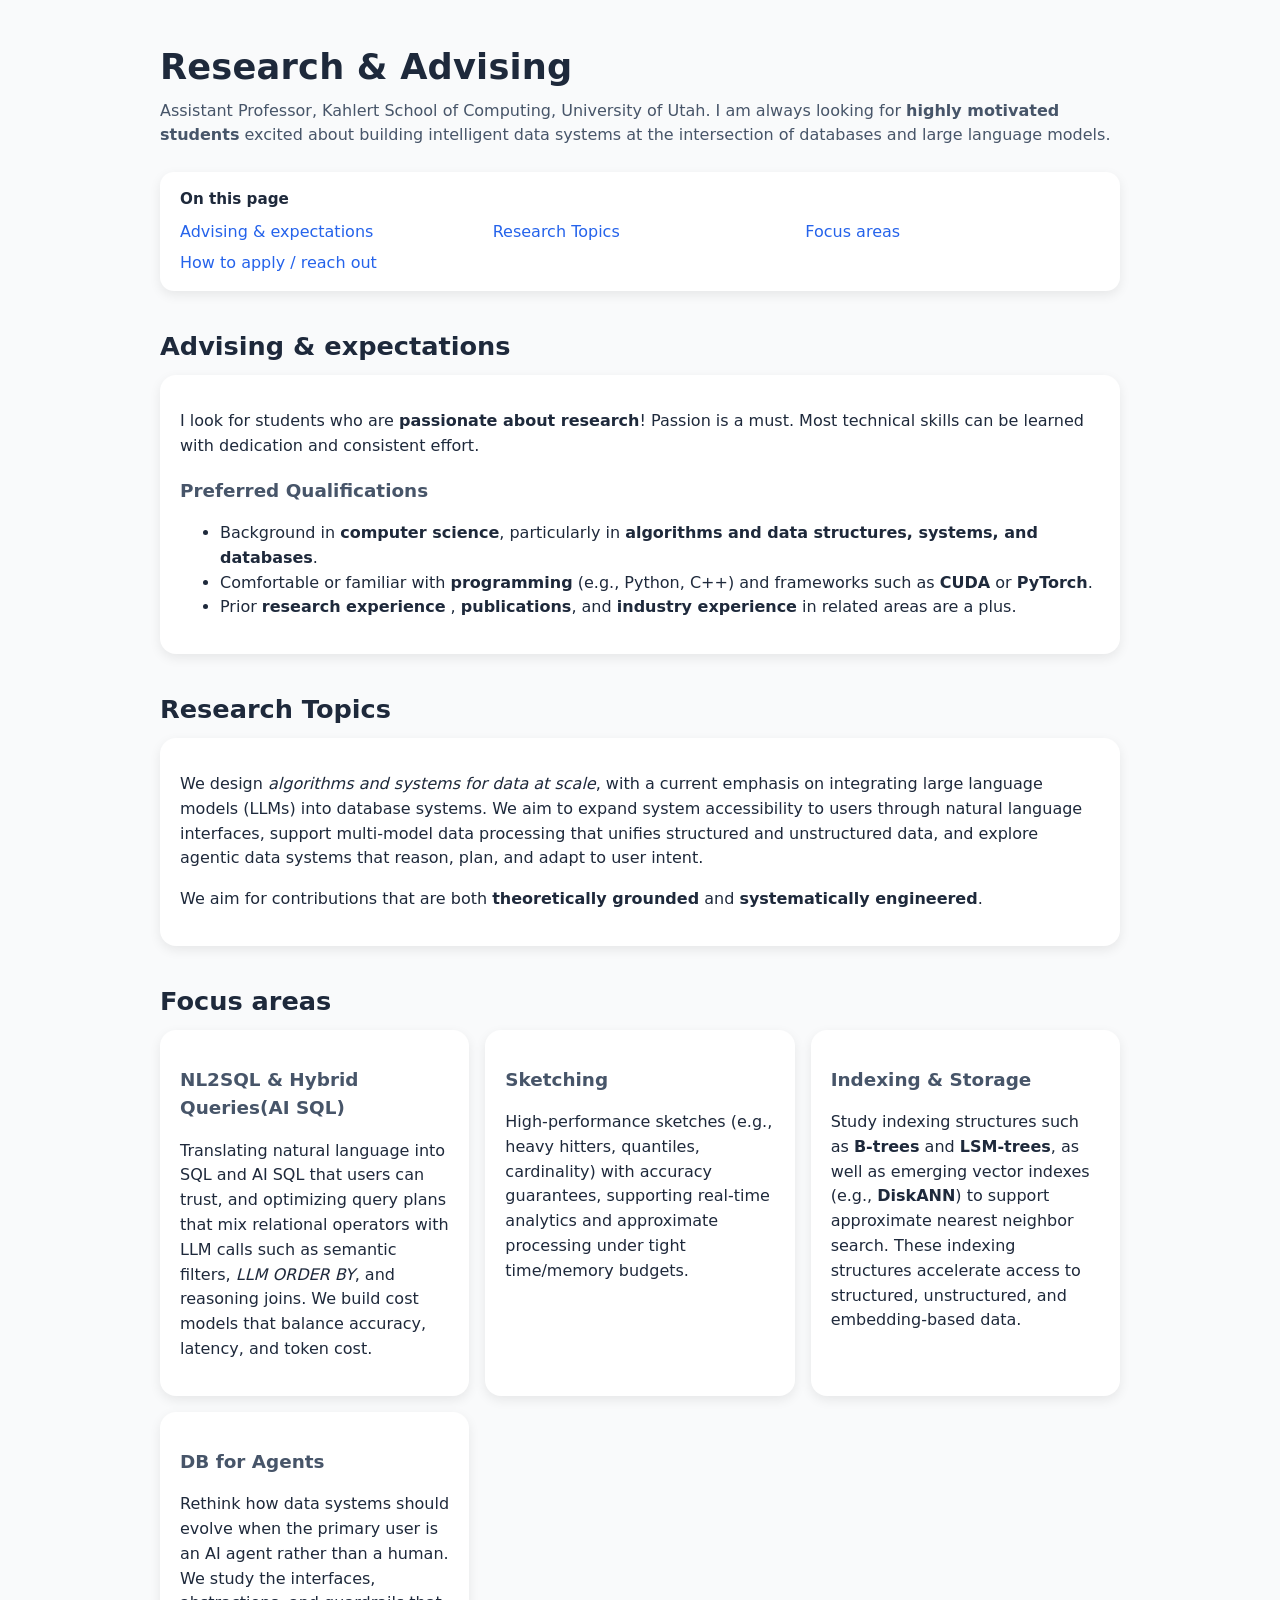
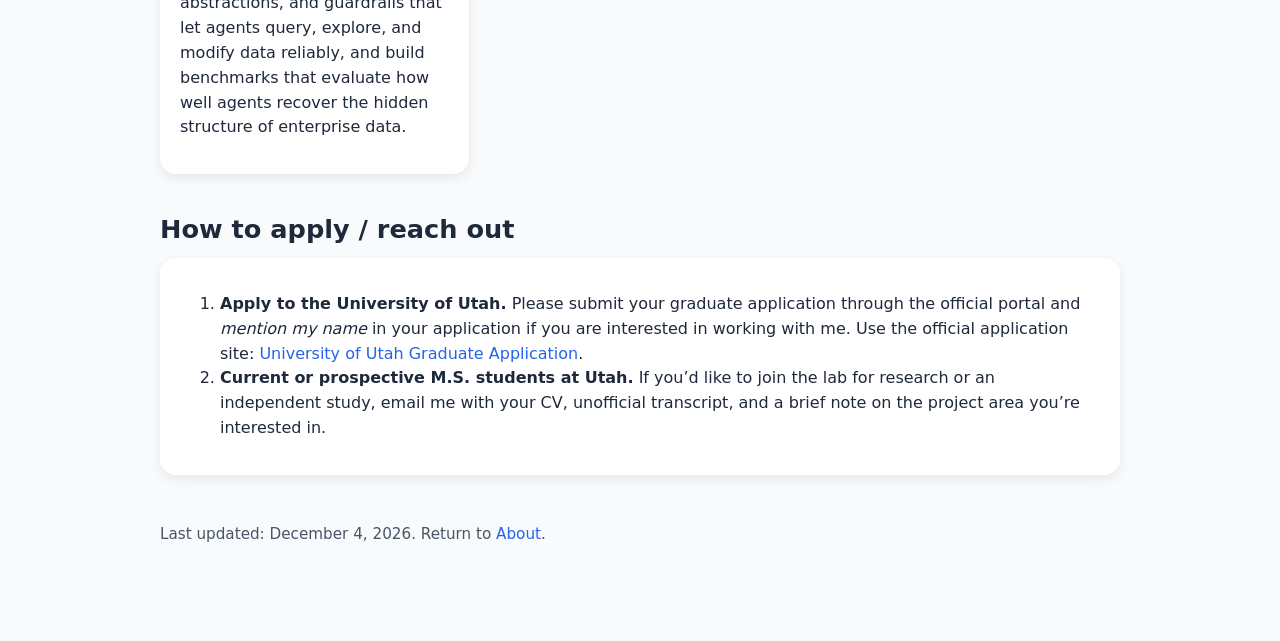
<file: research.html>
<!DOCTYPE html>
<html lang="en">
<head>
  <meta charset="utf-8" />
  <meta name="viewport" content="width=device-width, initial-scale=1" />
  <title>Research & Advising — Fuheng Zhao</title>
  <meta name="description" content="Research interests, open problems, and advising information for prospective students in data systems and LLMs." />
  <style>
    :root {
      --bg: #f9fafb;
      --card: #ffffff;
      --muted: #475569;
      --text: #1e293b;
      --accent: #2563eb; /* blue */
      --accent-2: #fb923c; /* orange */
    }
    html, body { margin: 0; padding: 0; font-family: system-ui, -apple-system, Segoe UI, Roboto, Helvetica, Arial, "Apple Color Emoji", "Segoe UI Emoji"; background: var(--bg); color: var(--text); line-height: 1.55; }
    a { color: var(--accent); text-decoration: none; }
    a:hover { text-decoration: underline; }
    .wrap { max-width: 960px; margin: 0 auto; padding: 40px 20px 80px; }
    header h1 { font-size: 2.2rem; margin: 0 0 0.25rem; letter-spacing: 0.2px; }
    header p { margin: 0.25rem 0 1.5rem; color: var(--muted); }
    nav.toc { background: var(--card); border-radius: 14px; padding: 16px 20px; margin: 16px 0 28px; box-shadow: 0 4px 12px rgba(0,0,0,0.08); }
    nav.toc strong { display: block; margin-bottom: 8px; font-size: 0.95rem; color: var(--text); }
    nav.toc ul { display: grid; grid-template-columns: repeat(auto-fit, minmax(220px, 1fr)); gap: 6px 18px; list-style: none; padding: 0; margin: 0; }
    section { margin: 36px 0; }
    h2 { font-size: 1.6rem; margin: 0 0 8px; }
    h3 { font-size: 1.15rem; margin: 18px 0 8px; color: var(--muted); }
    .card { background: var(--card); border-radius: 16px; padding: 18px 20px; box-shadow: 0 4px 12px rgba(0,0,0,0.08); }
    .grid { display: grid; gap: 16px; grid-template-columns: repeat(auto-fit, minmax(260px, 1fr)); }
    .pill { display: inline-block; padding: 4px 10px; border: 1px solid rgba(0,0,0,0.1); border-radius: 999px; font-size: 0.8rem; color: var(--muted); margin: 4px 6px 0 0; }
    .callout { border-left: 4px solid var(--accent-2); padding: 10px 14px; background: rgba(251,146,60,0.1); border-radius: 12px; }
    footer { margin-top: 48px; color: var(--muted); font-size: 0.95rem; }
    code { background: rgba(148,163,184,0.15); padding: 2px 6px; border-radius: 6px; }
  </style>
</head>
<body>
  <div class="wrap">
    <header>
      <h1>Research & Advising</h1>
      <p>Assistant Professor, Kahlert School of Computing, University of Utah. I am always looking for <strong>highly motivated students</strong> excited about building intelligent data systems at the intersection of databases and large language models.</p>
    </header>

    <nav class="toc card">
      <strong>On this page</strong>
      <ul>
        <li><a href="#advising">Advising & expectations</a></li>
        <li><a href="#topics">Research Topics</a></li>
        <li><a href="#areas">Focus areas</a></li>
        <li><a href="#apply">How to apply / reach out</a></li>
      </ul>
    </nav>

    <section id="advising">
        <h2>Advising & expectations</h2>
        <div class="card">
          <p>
              I look for students who are <strong>passionate about research</strong>!
              Passion is a must. Most technical skills can be learned with dedication and consistent effort.
          </p>
          <h3>Preferred Qualifications</h3>
          <ul>
          <li>Background in <strong>computer science</strong>, particularly in <strong>algorithms and data structures, systems, and databases</strong>.</li>
          <li>Comfortable or familiar with <strong>programming</strong> (e.g., Python, C++) and frameworks such as <strong>CUDA</strong> or <strong>PyTorch</strong>.</li>
          <li>Prior <strong>research experience</strong> , <strong>publications</strong>, and <strong>industry experience</strong> in related areas are a plus.</li>
          </ul>
        </div>
      </section>

    <section id="topics">
      <h2>Research Topics</h2>
      <div class="card">
        <p>
            We design <em>algorithms and systems for data at scale</em>, with a current emphasis on integrating large language models (LLMs) into database systems. 
            We aim to expand system accessibility to users through natural language interfaces, 
            support multi-model data processing that unifies structured and unstructured data, 
            and explore agentic data systems that reason, plan, and adapt to user intent. 
        </p>
        <p>
          We aim for contributions that are both <strong>theoretically grounded</strong> and <strong>systematically engineered</strong>.
        </p>
        <!-- <div>
          <span class="pill">Database systems</span>
          <span class="pill">LLM-powered query processing</span>
          <span class="pill">Streaming & Sketches</span>
          <span class="pill">Storage Index</span>
        </div> -->
      </div>
    </section>

    <section id="areas">
      <h2>Focus areas</h2>
      <div class="grid">
        <div class="card">
          <h3>NL2SQL & Hybrid Queries(AI SQL)</h3>
          <p>
            Translating natural language into SQL and AI SQL that users can trust, and optimizing query plans that
            mix relational operators with LLM calls such as semantic filters, <em>LLM ORDER BY</em>, and reasoning joins.
            We build cost models that balance accuracy, latency, and token cost.
          </p>
        </div>
        <div class="card">
          <h3>Sketching</h3>
          <p>
            High-performance sketches (e.g., heavy hitters, quantiles, cardinality) with accuracy guarantees,
            supporting real-time analytics and approximate processing under tight time/memory budgets.
          </p>
        </div>
        <div class="card">
            <h3>Indexing & Storage</h3>
            <p>
              Study indexing structures such as <strong>B-trees</strong> and <strong>LSM-trees</strong>, 
              as well as emerging vector indexes (e.g., <strong>DiskANN</strong>) to support approximate nearest neighbor search. 
              These indexing structures accelerate access to structured, unstructured, and embedding-based data.            </p>
        </div>
        <div class="card">
          <h3>DB for Agents</h3>
          <p>
            Rethink how data systems should evolve when the primary user is an AI agent rather than a human.
            We study the interfaces, abstractions, and guardrails that let agents query, explore, and modify data
            reliably, and build benchmarks that evaluate how well agents recover the hidden structure of enterprise data.
          </p>
        </div>
      </div>
    </section>



    <section id="apply">
        <h2>How to apply / reach out</h2>
        <div class="card">
        <ol>
        <li><strong>Apply to the University of Utah.</strong> Please submit your graduate application through the official portal and <em>mention my name</em> in your application if you are interested in working with me. Use the official application site: <a href="https://www.cs.utah.edu/graduate/prospective-students/admissions/graduate-application/" target="_blank" rel="noopener">University of Utah Graduate Application</a>.</li>
        <li><strong>Current or prospective M.S. students at Utah.</strong> If you’d like to join the lab for research or an independent study, email me with your CV, unofficial transcript, and a brief note on the project area you’re interested in.</li>
        </ol>
        </div>
        </section>

    <footer>
      <p>Last updated: <span id="last-updated"></span>. 
        Return to <a href="/index.html#one">About</a>.</p>
    </footer>
  </div>

  <script>
    (function() {
      var d = new Date(document.lastModified);
      var opts = { year: 'numeric', month: 'long', day: 'numeric' };
      document.getElementById('last-updated').textContent = d.toLocaleDateString(undefined, opts);
    })();
  </script>
</body>
</html>
</file>
